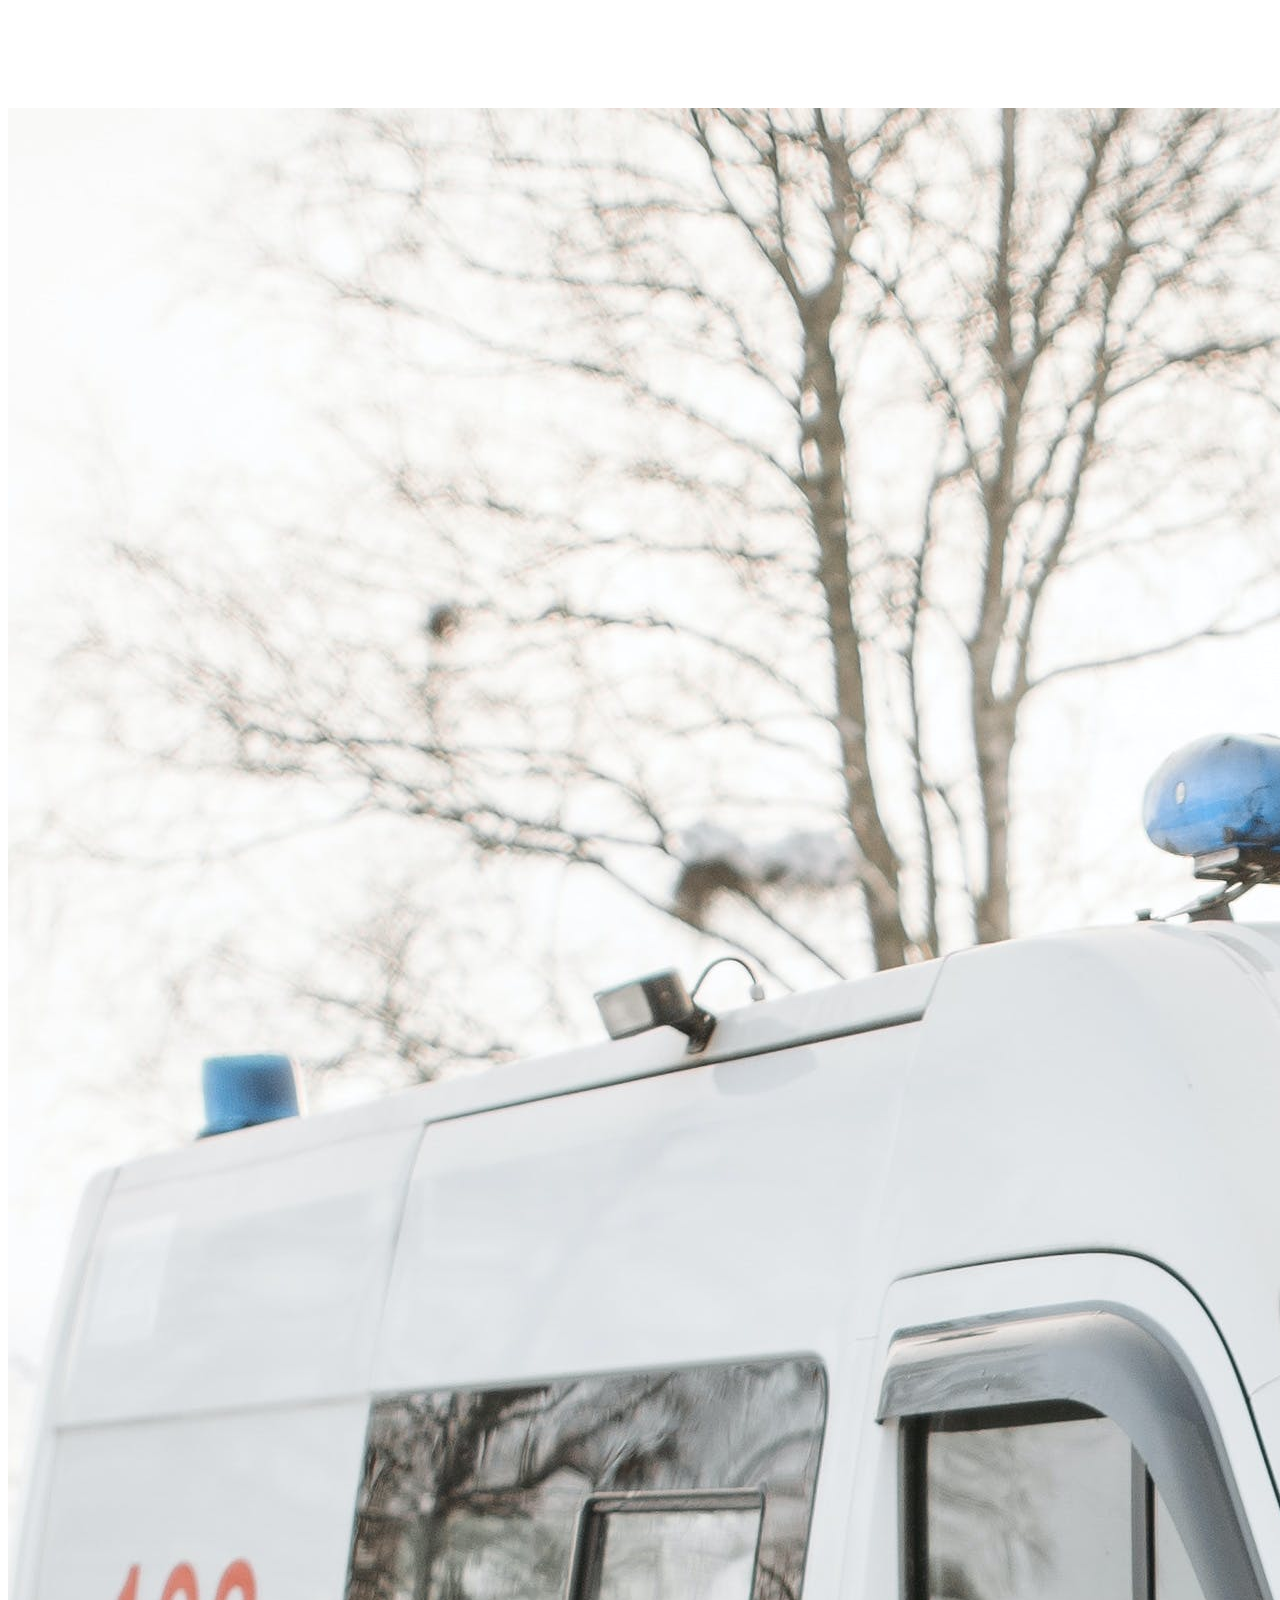
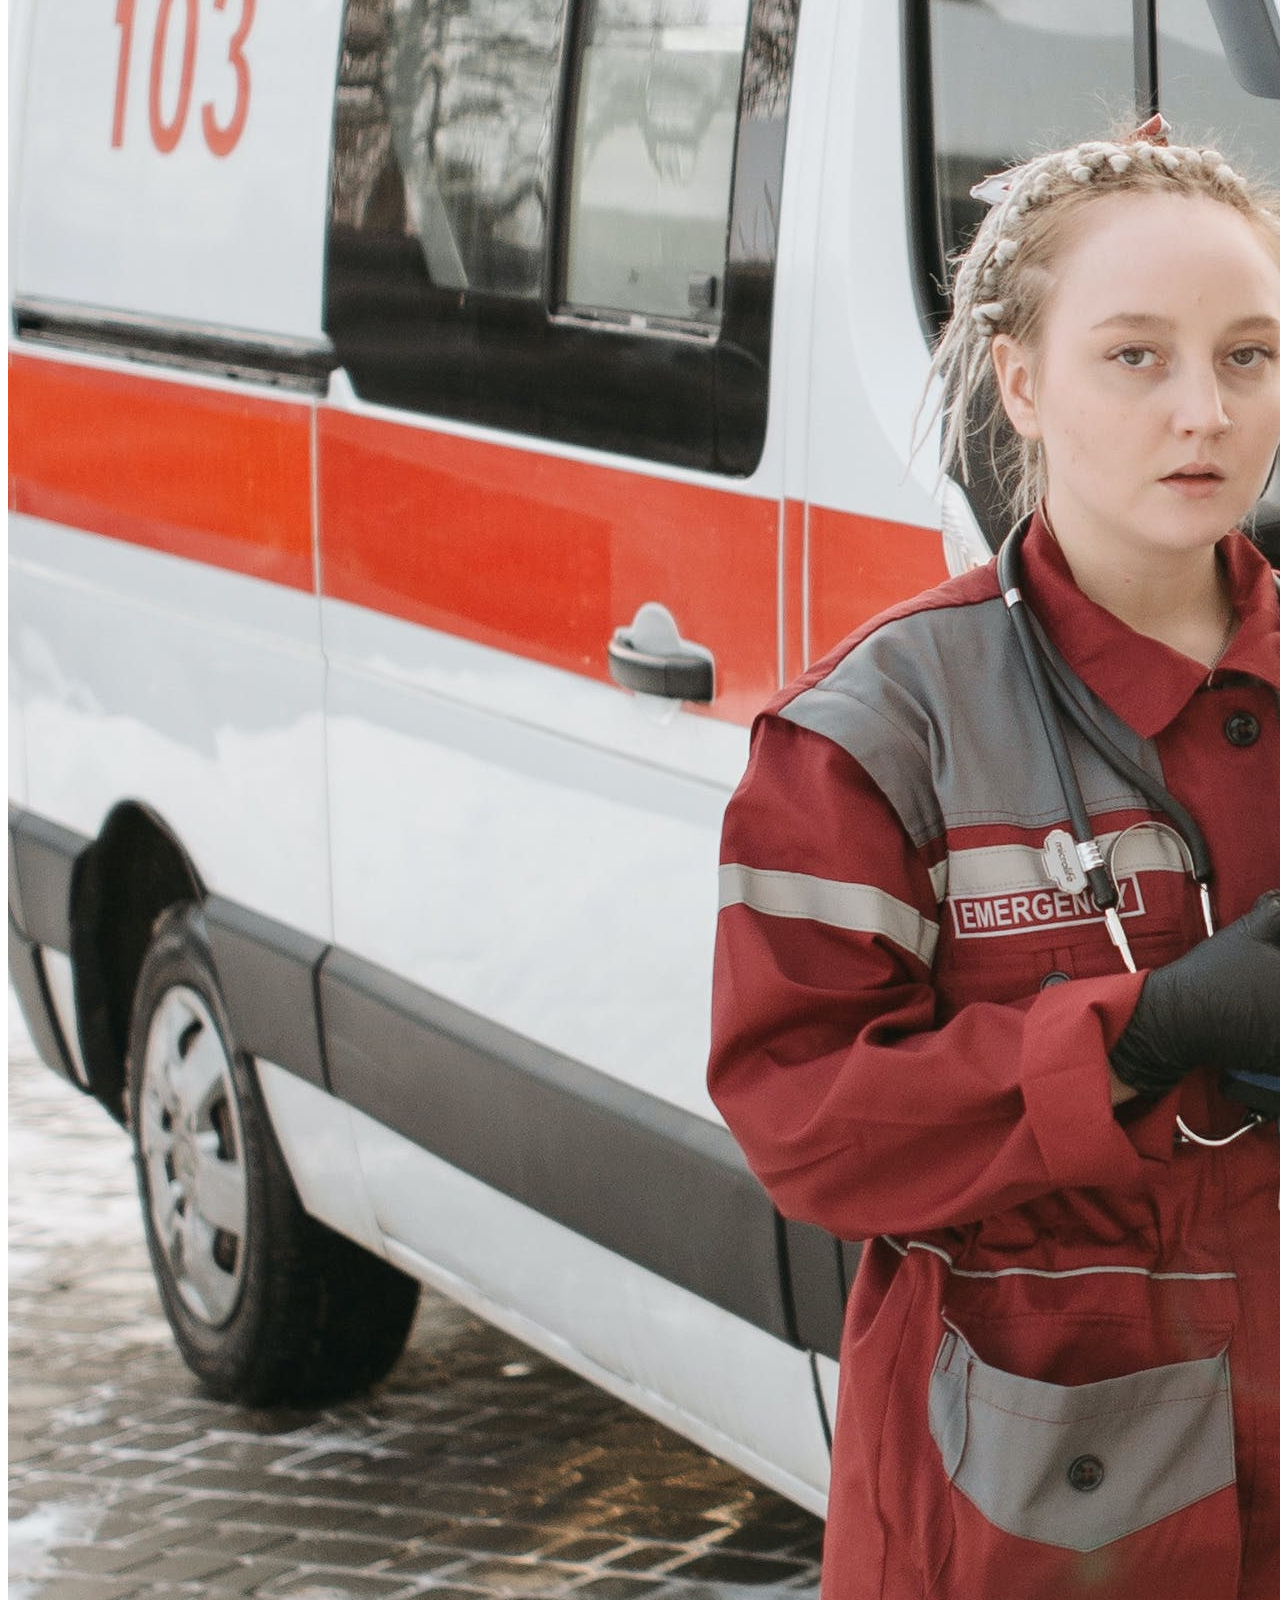
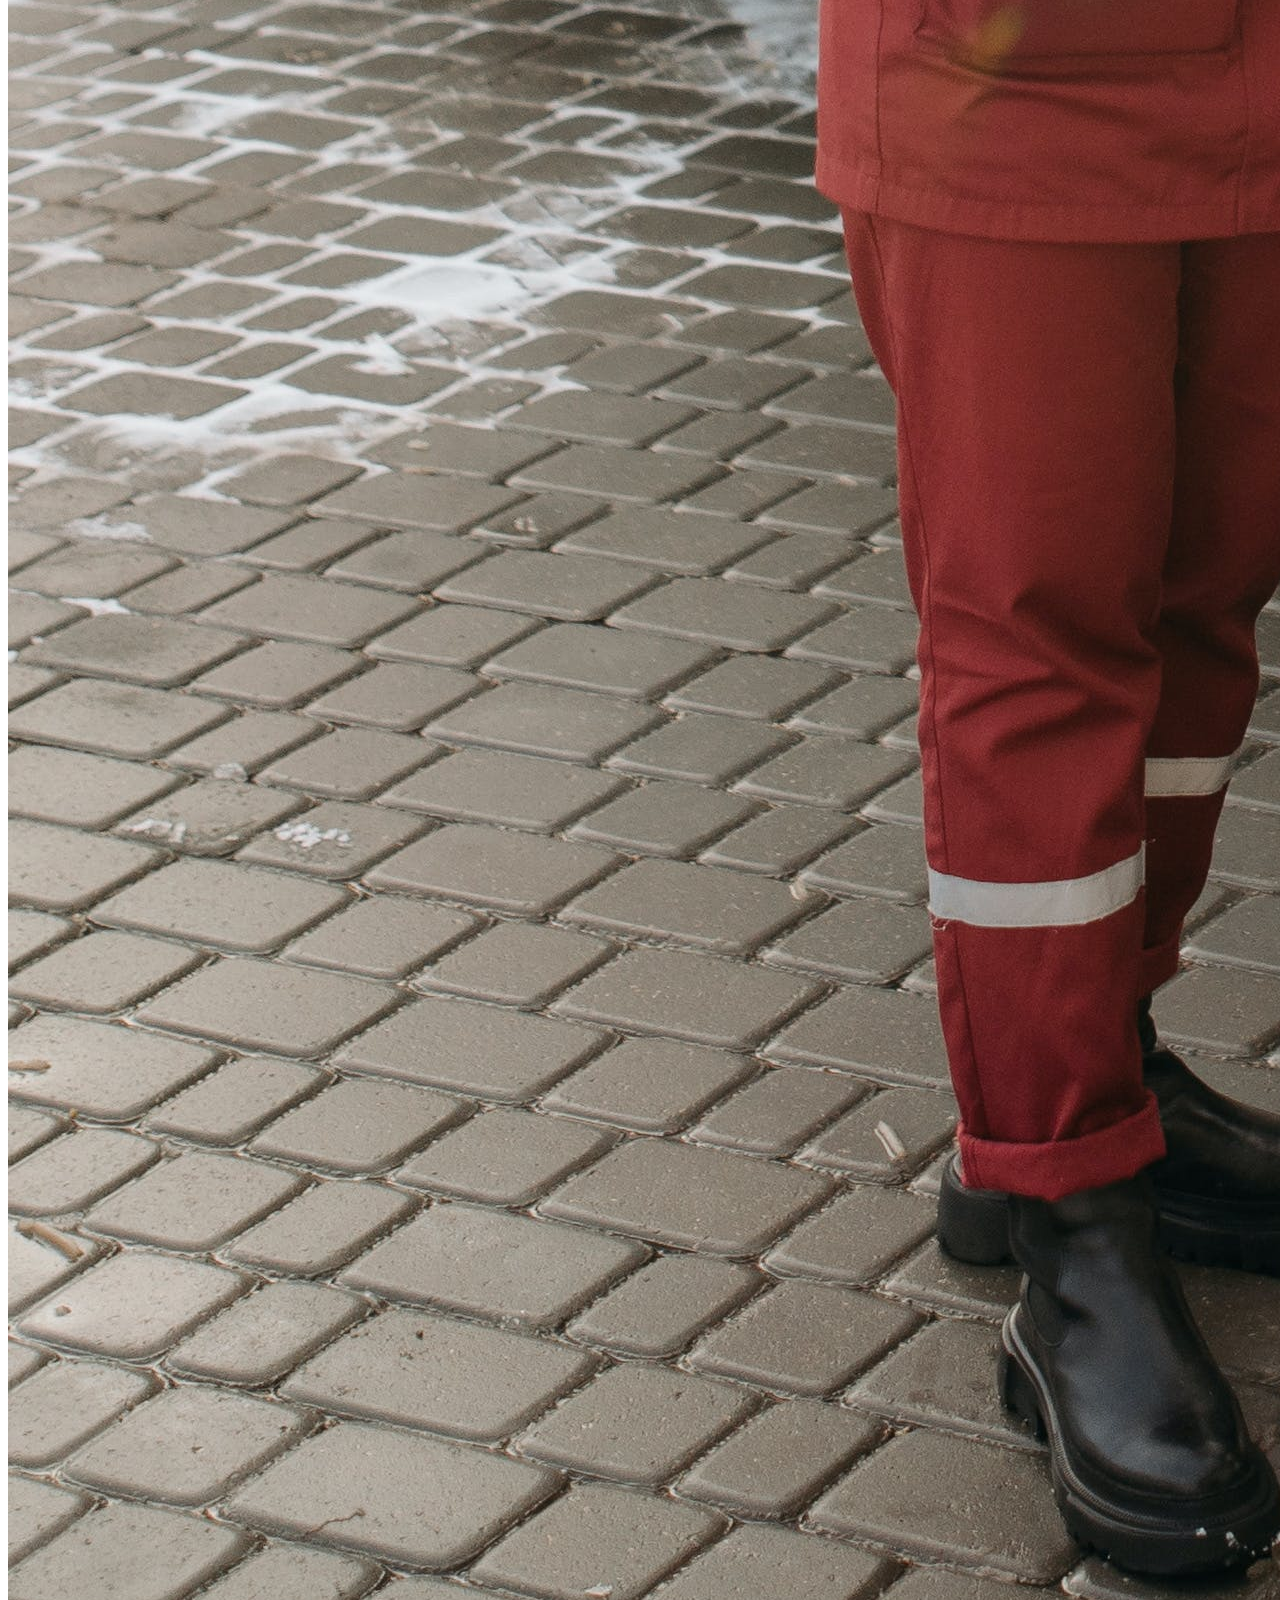
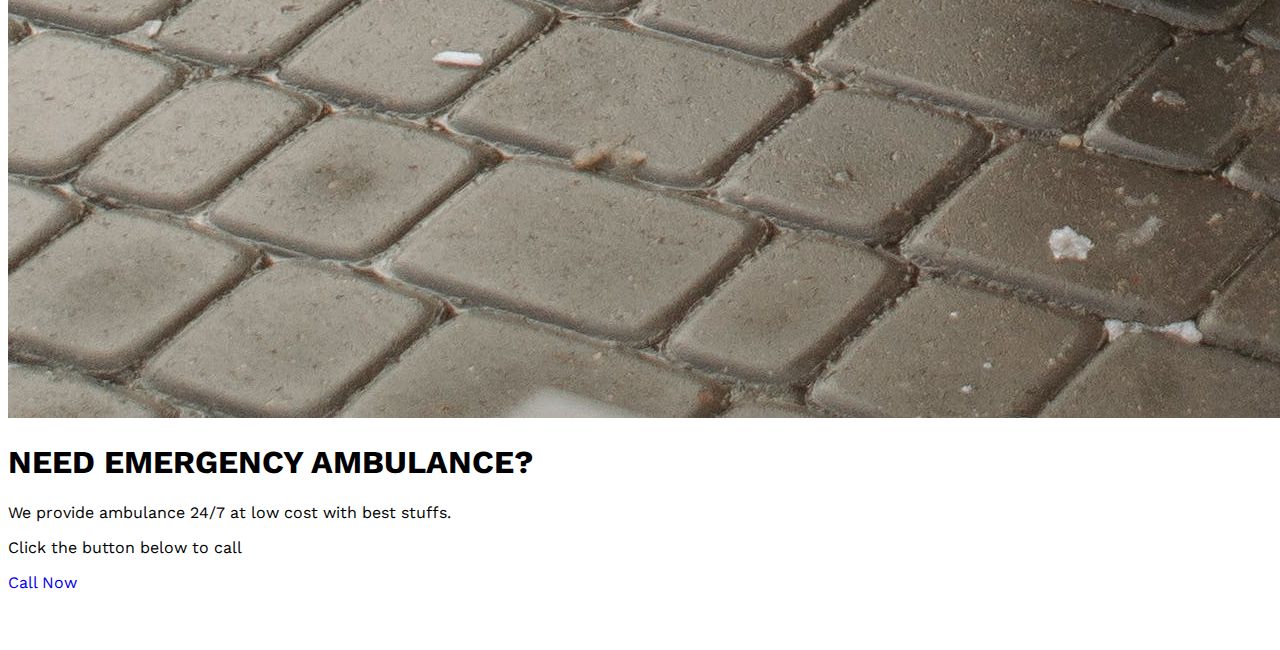
<file: ambulance.html>
<!DOCTYPE html>
<html lang="en">
  <head>
    <meta charset="UTF-8" />
    <meta name="viewport" content="width=device-width, initial-scale=1.0" />
    <title>Uttara Patient Care Service</title>
    <!-- Fav icon -->
    <link rel="icon" type="image/png" href="./img/tab.png" />
    <!-- Bootstrap CDN link -->
    <link
      href="https://cdn.jsdelivr.net/npm/bootstrap@5.3.2/dist/css/bootstrap.min.css"
      rel="stylesheet"
      integrity="sha384-T3c6CoIi6uLrA9TneNEoa7RxnatzjcDSCmG1MXxSR1GAsXEV/Dwwykc2MPK8M2HN"
      crossorigin="anonymous"
    />
    <!-- Bootstrap Icon -->
    <link
      rel="stylesheet"
      href="https://cdn.jsdelivr.net/npm/bootstrap-icons@1.3.0/font/bootstrap-icons.css"
    />
    <!-- Font Awesome Icon -->
    <link
      rel="stylesheet"
      href="https://cdnjs.cloudflare.com/ajax/libs/font-awesome/6.5.1/css/all.min.css"
      integrity="sha512-DTOQO9RWCH3ppGqcWaEA1BIZOC6xxalwEsw9c2QQeAIftl+Vegovlnee1c9QX4TctnWMn13TZye+giMm8e2LwA=="
      crossorigin="anonymous"
      referrerpolicy="no-referrer"
    />
    <!-- CSS Link -->
    <link rel="stylesheet" href="./style.css" />
    <!--JQuery CDN-->
    <script
      src="https://code.jquery.com/jquery-3.6.1.min.js"
      integrity="sha256-o88AwQnZB+VDvE9tvIXrMQaPlFFSUTR+nldQm1LuPXQ="
      crossorigin="anonymous"
    ></script>
    <script>
      $(function () {
        $("#navbar").load("header.html");
        $("#footer").load("footer.html");
      });
    </script>
  </head>
  <body>
    <!--Header-->
    <div id="navbar"></div>
    <div class="ambulance container-fluid">
      <div class="container-xxl">
        <div class="row py-4 py-lg-6">
          <div
            class="col-lg-4 order-lg-2 d-flex align-items-center justify-content-center justify-content-lg-start ms-lg-n6"
          >
            <div
              style="z-index: 1"
              class="lc-block col-6 col-lg-10 mb-n3 mb-lg-0"
            >
              <img
                class="img-fluid shadow"
                src="./img/ambulance.jpg"
                alt="Ambulance"
              />
            </div>
            <!-- /lc-block -->
          </div>
          <!-- /col -->
          <div class="col-lg-7 bg-light px-lg-5 p-4">
            <div class="col-lg-10 ms-lg-5">
              <div class="lc-block mb-4">
                <div editable="rich">
                  <h1 class="rfs-30">NEED EMERGENCY AMBULANCE?</h1>
                </div>
              </div>
              <div class="lc-block mb-5">
                <div editable="rich">
                  <p>We provide ambulance 24/7 at low cost with best stuffs.</p>
                  <p class="lead">Click the button below to call</p>
                </div>
              </div>
              <!-- /lc-block -->
              <div class="lc-block">
                <a class="btn btn-danger btn-lg" href="tel:" role="button"
                  >Call Now</a
                >
              </div>
              <!-- /lc-block -->
            </div>
          </div>
          <!-- /col -->
        </div>
      </div>
    </div>
    <!-- Footer Section-->
    <div id="footer"></div>
    <script
      src="https://cdn.jsdelivr.net/npm/bootstrap@5.3.2/dist/js/bootstrap.bundle.min.js"
      integrity="sha384-C6RzsynM9kWDrMNeT87bh95OGNyZPhcTNXj1NW7RuBCsyN/o0jlpcV8Qyq46cDfL"
      crossorigin="anonymous"
    ></script>
    <script src="./javaScript.js"></script>
  </body>
</html>
</file>
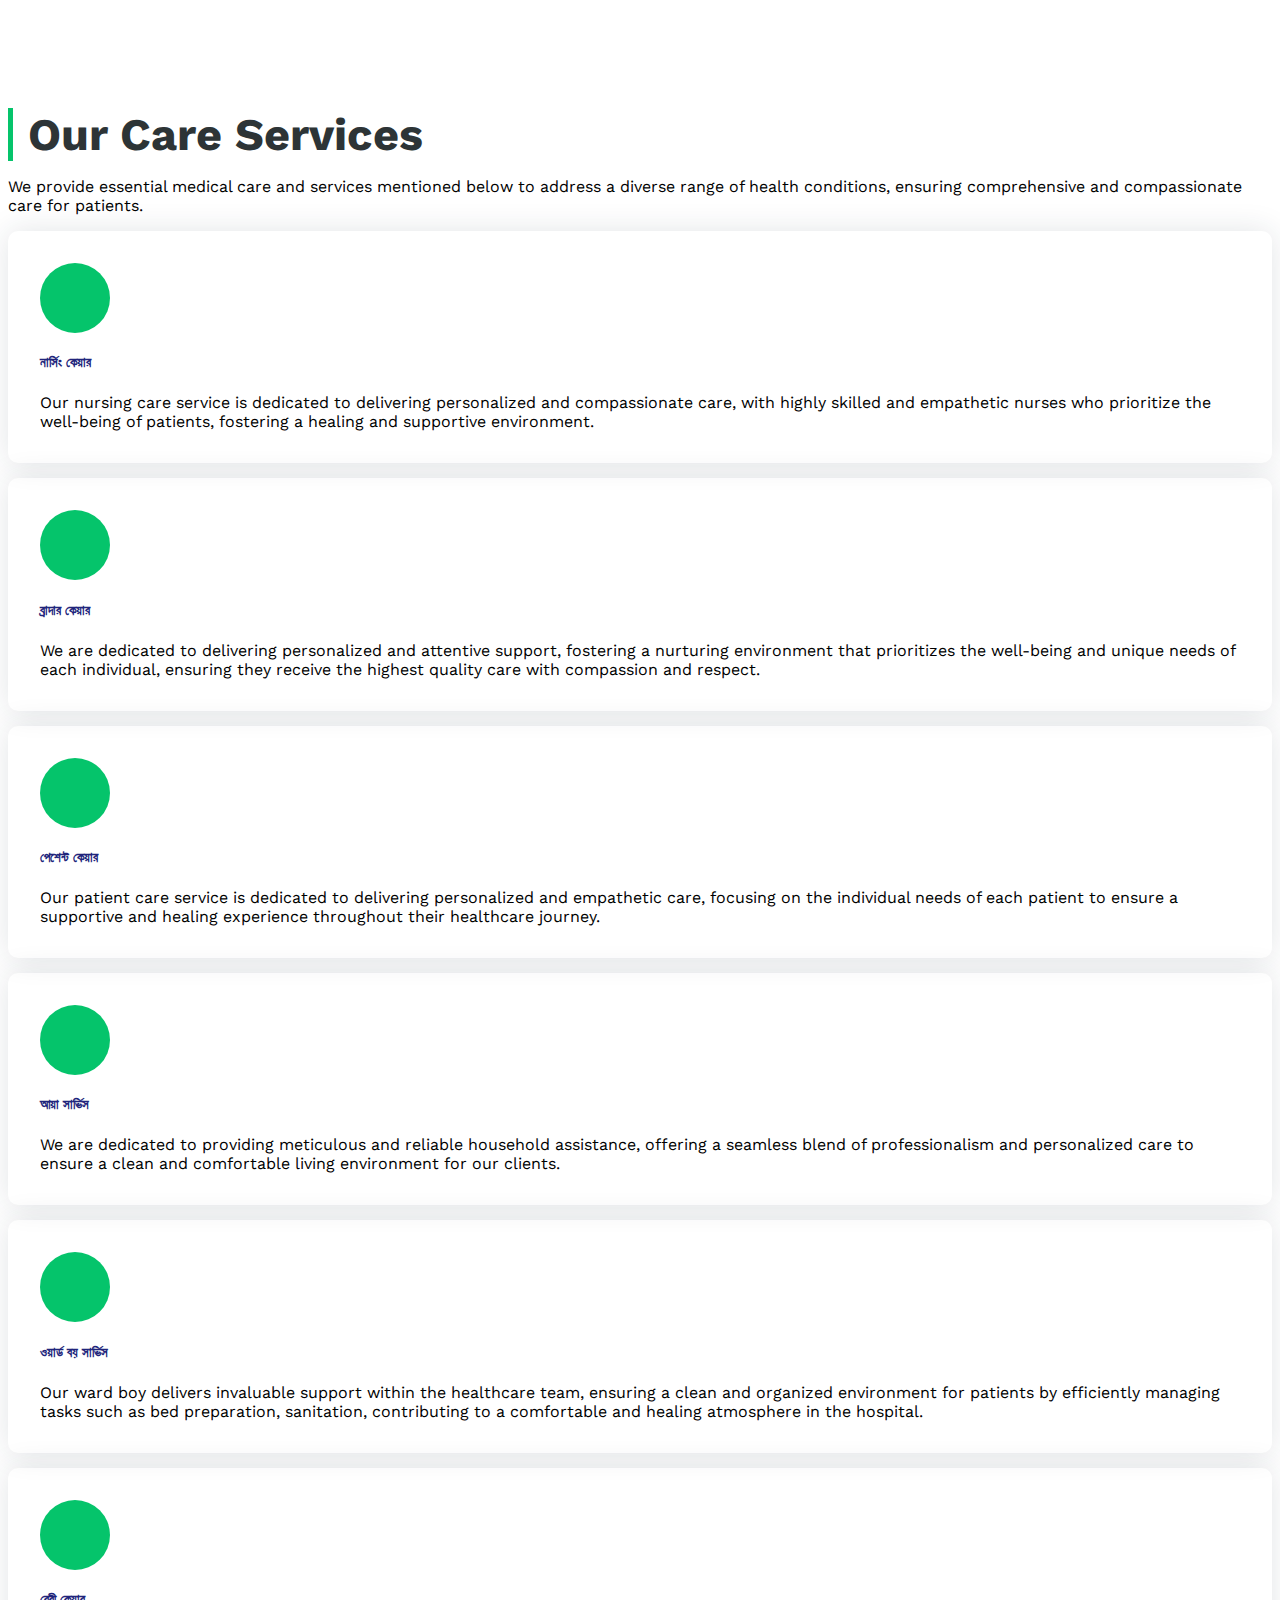
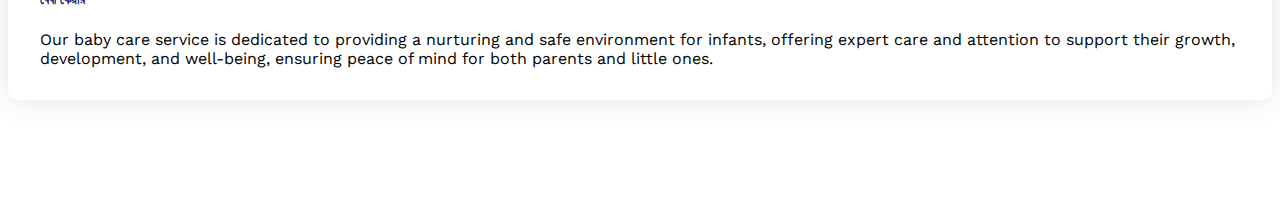
<file: care-services.html>
<!DOCTYPE html>
<html lang="en">
  <head>
    <meta charset="UTF-8" />
    <meta name="viewport" content="width=device-width, initial-scale=1.0" />
    <title>Uttara Patient Care Service</title>
    <!-- Bootstrap CDN link -->
    <link
      href="https://cdn.jsdelivr.net/npm/bootstrap@5.3.2/dist/css/bootstrap.min.css"
      rel="stylesheet"
      integrity="sha384-T3c6CoIi6uLrA9TneNEoa7RxnatzjcDSCmG1MXxSR1GAsXEV/Dwwykc2MPK8M2HN"
      crossorigin="anonymous"
    />
    <!-- Bootstrap Icon -->
    <link
      rel="stylesheet"
      href="https://cdn.jsdelivr.net/npm/bootstrap-icons@1.3.0/font/bootstrap-icons.css"
    />
    <!-- Font Awesome Icon -->
    <link
      rel="stylesheet"
      href="https://cdnjs.cloudflare.com/ajax/libs/font-awesome/6.5.1/css/all.min.css"
      integrity="sha512-DTOQO9RWCH3ppGqcWaEA1BIZOC6xxalwEsw9c2QQeAIftl+Vegovlnee1c9QX4TctnWMn13TZye+giMm8e2LwA=="
      crossorigin="anonymous"
      referrerpolicy="no-referrer"
    />
    <!-- CSS Link -->
    <link rel="stylesheet" href="./style.css" />
    <!--JQuery CDN-->
    <script
      src="https://code.jquery.com/jquery-3.6.1.min.js"
      integrity="sha256-o88AwQnZB+VDvE9tvIXrMQaPlFFSUTR+nldQm1LuPXQ="
      crossorigin="anonymous"
    ></script>
    <script>
      $(function () {
        $("#navbar").load("header.html");
        $("#footer").load("footer.html");
      });
    </script>
  </head>
  <body>
    <!--Header-->
    <div id="navbar"></div>
    <section class="section care-services-section" id="services">
      <div class="container">
        <div class="row">
          <div class="col-lg-6">
            <div class="care-section-title">
              <h2>Our Care Services</h2>
              <p>
                We provide essential medical care and services mentioned below
                to address a diverse range of health conditions, ensuring
                comprehensive and compassionate care for patients.
              </p>
            </div>
          </div>
        </div>
        <div class="row">
          <!-- feaure box -->
          <div class="col-sm-6 col-lg-4">
            <div class="feature-box-1">
              <div class="icon">
                <i class="fa-solid fa-user-nurse"></i>
              </div>
              <div class="feature-content">
                <h5>নার্সিং কেয়ার</h5>
                <p>
                  Our nursing care service is dedicated to delivering
                  personalized and compassionate care, with highly skilled and
                  empathetic nurses who prioritize the well-being of patients,
                  fostering a healing and supportive environment.
                </p>
              </div>
            </div>
          </div>
          <!-- / -->
          <!-- feaure box -->
          <div class="col-sm-6 col-lg-4">
            <div class="feature-box-1">
              <div class="icon">
                <i class="fa-solid fa-person"></i>
              </div>
              <div class="feature-content">
                <h5>ব্রাদার কেয়ার</h5>
                <p>
                  We are dedicated to delivering personalized and attentive
                  support, fostering a nurturing environment that prioritizes
                  the well-being and unique needs of each individual, ensuring
                  they receive the highest quality care with compassion and
                  respect.
                </p>
              </div>
            </div>
          </div>
          <!-- / -->
          <!-- feaure box -->
          <div class="col-sm-6 col-lg-4">
            <div class="feature-box-1">
              <div class="icon">
                <i class="fa-solid fa-bed"></i>
              </div>
              <div class="feature-content">
                <h5>পেশেন্ট কেয়ার</h5>
                <p>
                  Our patient care service is dedicated to delivering
                  personalized and empathetic care, focusing on the individual
                  needs of each patient to ensure a supportive and healing
                  experience throughout their healthcare journey.
                </p>
              </div>
            </div>
          </div>
          <!-- / -->
          <!-- feaure box -->
          <div class="col-sm-6 col-lg-4">
            <div class="feature-box-1">
              <div class="icon">
                <i class="fa-solid fa-person-dress"></i>
              </div>
              <div class="feature-content">
                <h5>আয়া সার্ভিস</h5>
                <p>
                  We are dedicated to providing meticulous and reliable
                  household assistance, offering a seamless blend of
                  professionalism and personalized care to ensure a clean and
                  comfortable living environment for our clients.
                </p>
              </div>
            </div>
          </div>
          <!-- / -->
          <!-- feaure box -->
          <div class="col-sm-6 col-lg-4">
            <div class="feature-box-1">
              <div class="icon">
                <i class="fa-solid fa-hospital-user"></i>
              </div>
              <div class="feature-content">
                <h5>ওয়ার্ড বয় সার্ভিস</h5>
                <p>
                  Our ward boy delivers invaluable support within the healthcare
                  team, ensuring a clean and organized environment for patients
                  by efficiently managing tasks such as bed preparation,
                  sanitation, contributing to a comfortable and healing
                  atmosphere in the hospital.
                </p>
              </div>
            </div>
          </div>
          <!-- / -->
          <!-- feaure box -->
          <div class="col-sm-6 col-lg-4">
            <div class="feature-box-1">
              <div class="icon">
                <i class="fa-solid fa-child"></i>
              </div>
              <div class="feature-content">
                <h5>বেবী কেয়ার</h5>
                <p>
                  Our baby care service is dedicated to providing a nurturing
                  and safe environment for infants, offering expert care and
                  attention to support their growth, development, and
                  well-being, ensuring peace of mind for both parents and little
                  ones.
                </p>
              </div>
            </div>
          </div>
          <!-- / -->
        </div>
      </div>
    </section>
    <!-- Footer Section-->
    <div id="footer"></div>
    <script
      src="https://cdn.jsdelivr.net/npm/bootstrap@5.3.2/dist/js/bootstrap.bundle.min.js"
      integrity="sha384-C6RzsynM9kWDrMNeT87bh95OGNyZPhcTNXj1NW7RuBCsyN/o0jlpcV8Qyq46cDfL"
      crossorigin="anonymous"
    ></script>
    <script src="./javaScript.js"></script>
  </body>
</html>
</file>
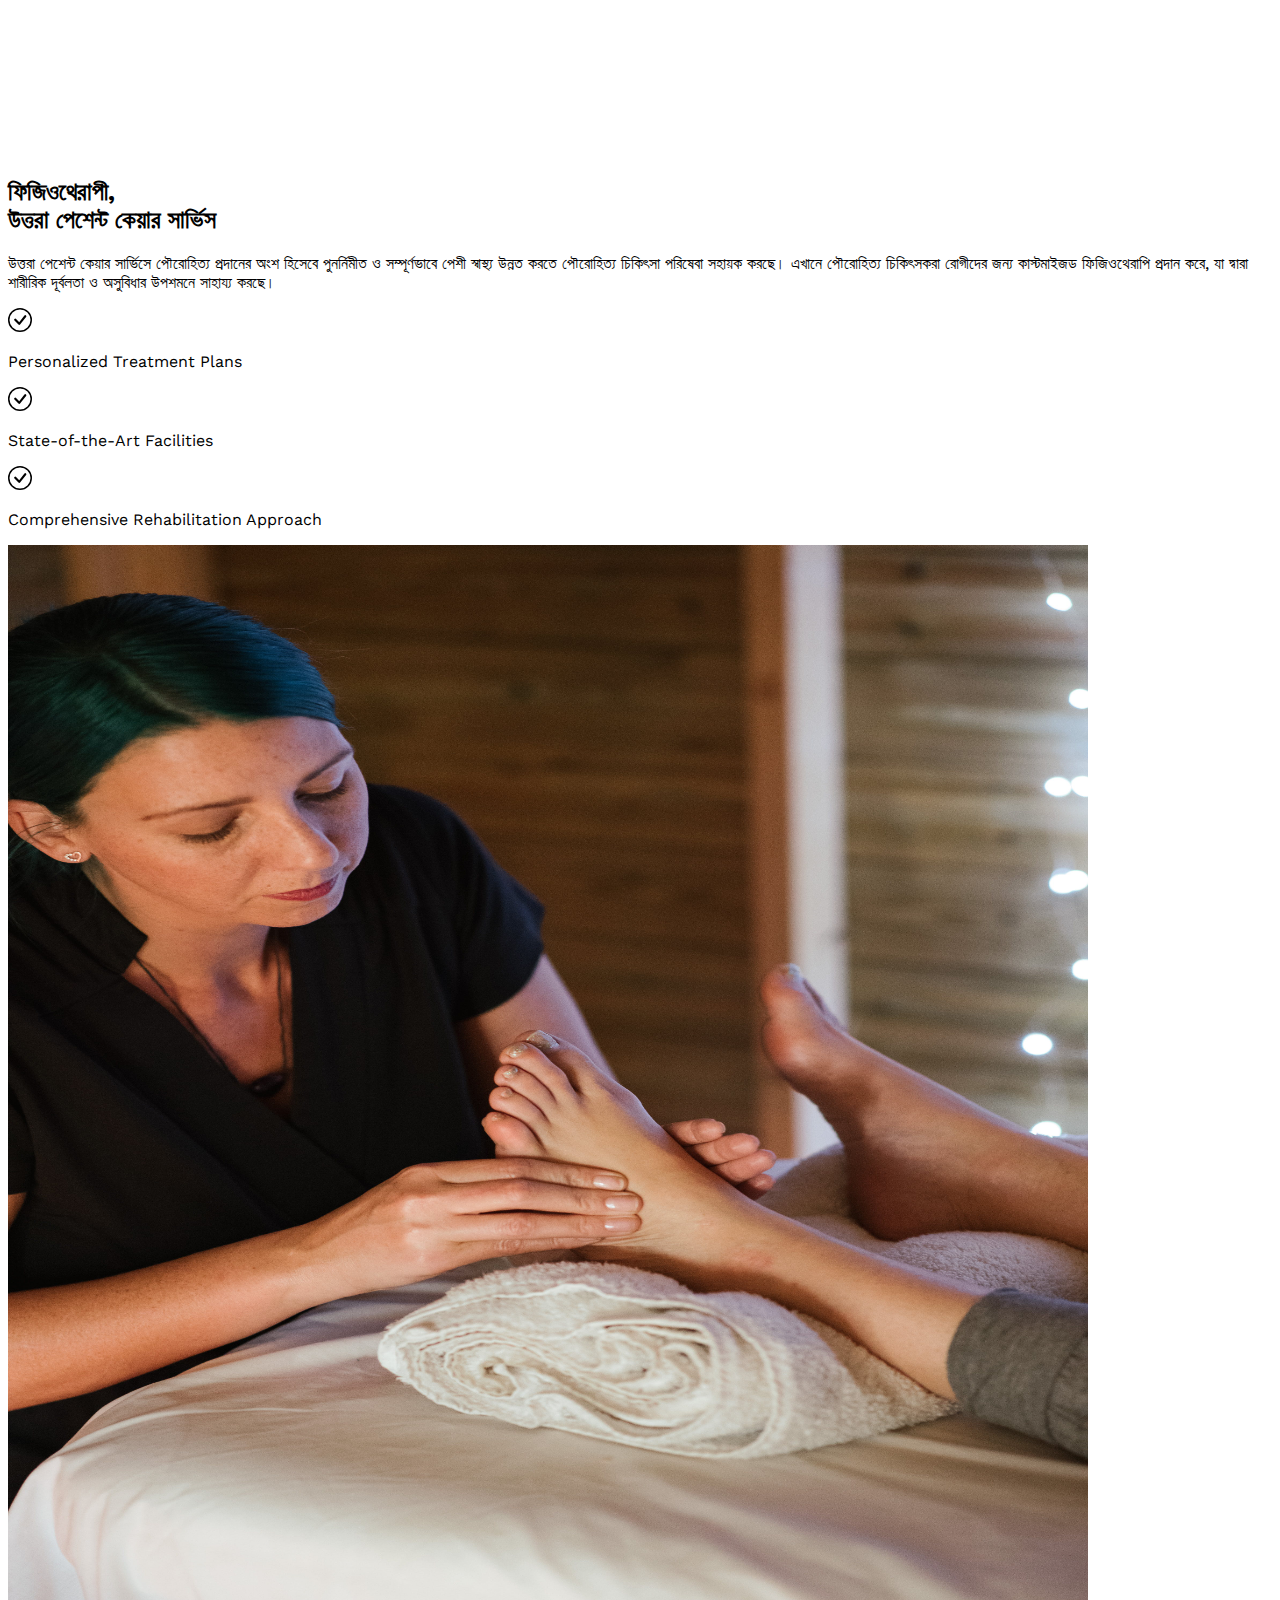
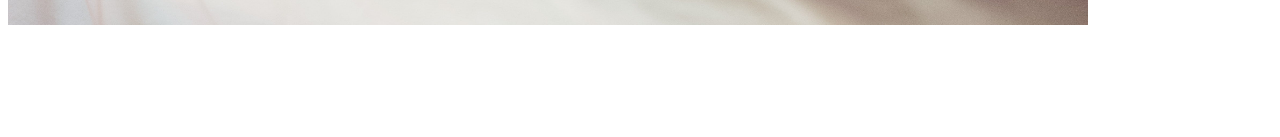
<file: physiotherapy.html>
<!DOCTYPE html>
<html lang="en">
  <head>
    <meta charset="UTF-8" />
    <meta name="viewport" content="width=device-width, initial-scale=1.0" />
    <title>Uttara Patient Care Service</title>
    <!-- Fav icon -->
    <link rel="icon" type="image/png" href="./img/tab.png" />
    <!-- Bootstrap CDN link -->
    <link
      href="https://cdn.jsdelivr.net/npm/bootstrap@5.3.2/dist/css/bootstrap.min.css"
      rel="stylesheet"
      integrity="sha384-T3c6CoIi6uLrA9TneNEoa7RxnatzjcDSCmG1MXxSR1GAsXEV/Dwwykc2MPK8M2HN"
      crossorigin="anonymous"
    />
    <!-- Bootstrap Icon -->
    <link
      rel="stylesheet"
      href="https://cdn.jsdelivr.net/npm/bootstrap-icons@1.3.0/font/bootstrap-icons.css"
    />
    <!-- Font Awesome Icon -->
    <link
      rel="stylesheet"
      href="https://cdnjs.cloudflare.com/ajax/libs/font-awesome/6.5.1/css/all.min.css"
      integrity="sha512-DTOQO9RWCH3ppGqcWaEA1BIZOC6xxalwEsw9c2QQeAIftl+Vegovlnee1c9QX4TctnWMn13TZye+giMm8e2LwA=="
      crossorigin="anonymous"
      referrerpolicy="no-referrer"
    />
    <!-- CSS Link -->
    <link rel="stylesheet" href="./style.css" />
    <!--JQuery CDN-->
    <script
      src="https://code.jquery.com/jquery-3.6.1.min.js"
      integrity="sha256-o88AwQnZB+VDvE9tvIXrMQaPlFFSUTR+nldQm1LuPXQ="
      crossorigin="anonymous"
    ></script>
    <script>
      $(function () {
        $("#navbar").load("header.html");
        $("#footer").load("footer.html");
      });
    </script>
  </head>
  <body>
    <!--Header-->
    <div id="navbar"></div>
    <div class="phy">
      <div class="container py-6">
        <div class="row align-items-center">
          <div class="col-md-6">
            <div class="lc-block mb-4">
              <div editable="rich">
                <h2 class="fw-bold display-5">
                  ফিজিওথেরাপী, <br />
                  উত্তরা পেশেন্ট কেয়ার সার্ভিস
                </h2>
              </div>
            </div>
            <div class="lc-block mb-5">
              <div editable="rich">
                <p class="lead text-muted">
                  উত্তরা পেশেন্ট কেয়ার সার্ভিসে পৌরোহিত্য প্রদানের অংশ হিসেবে
                  পুনর্নিমীত ও সম্পূর্ণভাবে পেশী স্বাস্থ্য উন্নত করতে পৌরোহিত্য
                  চিকিৎসা পরিষেবা সহায়ক করছে। এখানে পৌরোহিত্য চিকিৎসকরা রোগীদের
                  জন্য কাস্টমাইজড ফিজিওথেরাপি প্রদান করে, যা দ্বারা শারীরিক
                  দূর্বলতা ও অসুবিধার উপশমনে সাহায্য করছে।
                </p>
              </div>
            </div>

            <div
              class="lc-block d-sm-flex align-items-center mb-4 overflow-hidden position-relative"
            >
              <div class="d-inline-flex">
                <div>
                  <svg
                    width="1.5em"
                    height="1.5em"
                    viewBox="0 0 16 16"
                    fill="currentColor"
                    xmlns="http://www.w3.org/2000/svg"
                    lc-helper="svg-icon"
                    class="text-success"
                  >
                    <path
                      fill-rule="evenodd"
                      d="M8 15A7 7 0 1 0 8 1a7 7 0 0 0 0 14zm0 1A8 8 0 1 0 8 0a8 8 0 0 0 0 16z"
                    ></path>
                    <path
                      fill-rule="evenodd"
                      d="M10.97 4.97a.75.75 0 0 1 1.071 1.05l-3.992 4.99a.75.75 0 0 1-1.08.02L4.324 8.384a.75.75 0 1 1 1.06-1.06l2.094 2.093 3.473-4.425a.236.236 0 0 1 .02-.022z"
                    ></path>
                  </svg>
                </div>

                <div class="ms-3 align-self-center" editable="rich">
                  <p>Personalized Treatment Plans</p>
                </div>
              </div>
            </div>
            <div class="lc-block d-sm-flex align-items-center mb-4">
              <div class="d-inline-flex">
                <div>
                  <svg
                    width="1.5em"
                    height="1.5em"
                    viewBox="0 0 16 16"
                    fill="currentColor"
                    xmlns="http://www.w3.org/2000/svg"
                    lc-helper="svg-icon"
                    class="text-success"
                  >
                    <path
                      fill-rule="evenodd"
                      d="M8 15A7 7 0 1 0 8 1a7 7 0 0 0 0 14zm0 1A8 8 0 1 0 8 0a8 8 0 0 0 0 16z"
                    ></path>
                    <path
                      fill-rule="evenodd"
                      d="M10.97 4.97a.75.75 0 0 1 1.071 1.05l-3.992 4.99a.75.75 0 0 1-1.08.02L4.324 8.384a.75.75 0 1 1 1.06-1.06l2.094 2.093 3.473-4.425a.236.236 0 0 1 .02-.022z"
                    ></path>
                  </svg>
                </div>

                <div class="ms-3 align-self-center" editable="rich">
                  <p>State-of-the-Art Facilities</p>
                </div>
              </div>
            </div>
            <div class="lc-block d-sm-flex align-items-center mb-4">
              <div class="d-inline-flex">
                <div>
                  <svg
                    width="1.5em"
                    height="1.5em"
                    viewBox="0 0 16 16"
                    fill="currentColor"
                    xmlns="http://www.w3.org/2000/svg"
                    lc-helper="svg-icon"
                    class="text-success"
                  >
                    <path
                      fill-rule="evenodd"
                      d="M8 15A7 7 0 1 0 8 1a7 7 0 0 0 0 14zm0 1A8 8 0 1 0 8 0a8 8 0 0 0 0 16z"
                    ></path>
                    <path
                      fill-rule="evenodd"
                      d="M10.97 4.97a.75.75 0 0 1 1.071 1.05l-3.992 4.99a.75.75 0 0 1-1.08.02L4.324 8.384a.75.75 0 1 1 1.06-1.06l2.094 2.093 3.473-4.425a.236.236 0 0 1 .02-.022z"
                    ></path>
                  </svg>
                </div>

                <div class="ms-3 align-self-center" editable="rich">
                  <p>Comprehensive Rehabilitation Approach</p>
                </div>
              </div>
            </div>
          </div>
          <div class="mt-4 mt-md-0 col-md-6">
            <div class="lc-block px-4">
              <!--  If you want to remove px-4 please add overflow-hidden class to the section -->
              <div class="position-relative">
                <div
                  class="lc-block position-absolute top-0 start-0 w-100 h-100 bg-danger opacity-50 mt-4 ms-4"
                ></div>

                <img
                  class="position-relative img-fluid"
                  src="./img/physio.jpg"
                  sizes="(max-width: 1080px) 100vw, 1080px"
                  width="1080"
                  height="1080"
                  alt="Photo by Inside Weather"
                />
              </div>
            </div>
          </div>
        </div>
      </div>
    </div>

    <!-- Footer Section-->
    <div id="footer"></div>
    <script
      src="https://cdn.jsdelivr.net/npm/bootstrap@5.3.2/dist/js/bootstrap.bundle.min.js"
      integrity="sha384-C6RzsynM9kWDrMNeT87bh95OGNyZPhcTNXj1NW7RuBCsyN/o0jlpcV8Qyq46cDfL"
      crossorigin="anonymous"
    ></script>
    <script src="./javaScript.js"></script>
  </body>
</html>
</file>
<file: style.css>
@import url("https://fonts.googleapis.com/css2?family=Work+Sans:wght@100;200;300;400;500;600;700;800;900&display=swap");

* {
  font-family: "Work Sans", sans-serif;
}
html {
  scroll-behavior: smooth;
}
.hero.container-fluid {
  margin-top: 180px;
  margin-bottom: 140px;
}
.hero-text {
  font-size: 40px;
  font-weight: 300;
  line-height: 1.7;
  letter-spacing: 1px;
}
h2.hero-starting-text {
  font-size: 35px;
  font-weight: 300;
  line-height: 1.3;
  padding-bottom: 10px;
}
span.welcome-text {
  font-size: 18px;
  letter-spacing: 3px;
}
.nav-link {
  margin-right: 10px;
}

/* Social Media Icon Colors */
.fa-facebook {
  color: #1877f2;
}
.fa-instagram {
  color: transparent;
  background: -webkit-radial-gradient(
    30% 107%,
    circle,
    #fdf497 0%,
    #fdf497 5%,
    #fd5949 45%,
    #d6249f 60%,
    #285aeb 90%
  );
  background: -o-radial-gradient(
    30% 107%,
    circle,
    #fdf497 0%,
    #fdf497 5%,
    #fd5949 45%,
    #d6249f 60%,
    #285aeb 90%
  );
  background: radial-gradient(
    circle at 30% 107%,
    #fdf497 0%,
    #fdf497 5%,
    #fd5949 45%,
    #d6249f 60%,
    #285aeb 90%
  );
  background: -webkit-radial-gradient(
    circle at 30% 107%,
    #fdf497 0%,
    #fdf497 5%,
    #fd5949 45%,
    #d6249f 60%,
    #285aeb 90%
  );
  background-clip: text;
  -webkit-background-clip: text;
}
.fa-location-dot {
  color: red;
}
.fa-facebook-messenger {
  color: #0099ff;
}
.fa-whatsapp {
  color: #25d366;
}
.fa-youtube {
  color: #cd201f;
}

/* Doctor section */
h3.doctor-name {
  font-size: 50px;
  font-weight: 500;
}
h4.doctor-des {
  font-size: 30px;
  font-weight: 200;
  margin: 18px 0px;
}
p.doc-des2 {
  font-weight: 200;
  letter-spacing: 2px;
  padding-bottom: 30px;
}
.contact {
  padding-top: 80px;
  padding-bottom: 80px;
}

/* Contact section */
.contact_info {
  width: 100%;
  padding-top: 120px;
  padding-bottom: 50px;
}
.contact_info_item {
  width: calc((100% - 60px) / 3);
  height: 100px;
  border: solid 1px #e8e8e8;
  box-shadow: 0px 1px 5px rgba(0, 0, 0, 0.1);
  padding-left: 32px;
  padding-right: 15px;
}
.contact_info_image {
  width: 35px;
  height: 35px;
  text-align: center;
}
.contact_info_image img {
  max-width: 100%;
}
.contact_info_content {
  padding-left: 17px;
}
.contact_info_title {
  font-weight: 500;
}
.contact_info_text {
  font-size: 12px;
  color: rgba(0, 0, 0, 0.5);
}

/*********************************
4.1 Contact Section
*********************************/
h2.map-header {
  text-align: center;
  padding: 40px;
  font-size: 40px;
  font-weight: 500;
}

/*********************************
4.1 Service Section
*********************************/
.feature-box-1 {
  padding: 32px;
  box-shadow: 0 0 30px rgba(31, 45, 61, 0.125);
  margin: 15px 0;
  position: relative;
  z-index: 1;
  border-radius: 10px;
  overflow: hidden;
  -moz-transition: ease all 0.35s;
  -o-transition: ease all 0.35s;
  -webkit-transition: ease all 0.35s;
  transition: ease all 0.35s;
  top: 0;
}
.feature-box-1 * {
  -moz-transition: ease all 0.35s;
  -o-transition: ease all 0.35s;
  -webkit-transition: ease all 0.35s;
  transition: ease all 0.35s;
}
.feature-box-1 .icon {
  width: 70px;
  height: 70px;
  line-height: 70px;
  background: #05c46b;
  color: #ffffff;
  text-align: center;
  border-radius: 50%;
  margin-bottom: 22px;
  font-size: 27px;
}
.feature-box-1 .icon i {
  line-height: 70px;
}
.feature-box-1 h5 {
  color: #20247b;
  font-weight: 600;
}
.feature-box-1 p {
  margin: 0;
}
.feature-box-1:after {
  content: "";
  position: absolute;
  top: 0;
  bottom: 0;
  left: auto;
  right: 0;
  border-radius: 10px;
  width: 0;
  background: #2d3436;
  z-index: -1;
  -moz-transition: ease all 0.35s;
  -o-transition: ease all 0.35s;
  -webkit-transition: ease all 0.35s;
  transition: ease all 0.35s;
}
.feature-box-1:hover {
  top: -5px;
  cursor: pointer;
}
.feature-box-1:hover h5 {
  color: #ffffff;
}
.feature-box-1:hover p {
  color: rgba(255, 255, 255, 0.8);
}
.feature-box-1:hover:after {
  width: 100%;
  height: 100%;
  border-radius: 10px;
  left: 0;
  right: auto;
}
.section {
  padding: 100px 0;
  position: relative;
}
.care-section-title h2 {
  font-weight: 700;
  color: #2d3436;
  font-size: 45px;
  margin: 0 0 15px;
  border-left: 5px solid #05c46b;
  padding-left: 15px;
}

/*********************************
 Pricing Section
*********************************/
.pricing-content {
  position: relative;
}
.pricing_design {
  position: relative;
  margin: 0px 15px;
}
.pricing_design .single-pricing {
  background: #1e272e;
  padding: 60px 40px;
  border-radius: 30px;
  box-shadow: 0 10px 40px -10px rgba(0, 64, 128, 0.2);
  position: relative;
  z-index: 1;
}
.pricing_design .single-pricing:before {
  content: "";
  background-color: #fff;
  width: 100%;
  height: 100%;
  border-radius: 18px 18px 190px 18px;
  border: 1px solid #eee;
  position: absolute;
  bottom: 0;
  right: 0;
  z-index: -1;
}
.price-head h2 {
  margin-bottom: 20px;
  font-size: 26px;
  font-weight: 600;
}
.price-head h1 {
  font-weight: 600;
  margin-top: 30px;
  margin-bottom: 5px;
}

.single-pricing ul {
  list-style: none;
  margin-top: 30px;
}
.single-pricing ul li {
  line-height: 36px;
}
.single-pricing ul li i {
  background: #1e272e;
  color: #fff;
  width: 20px;
  height: 20px;
  border-radius: 30px;
  font-size: 11px;
  text-align: center;
  line-height: 20px;
  margin-right: 6px;
}
.price_btn {
  background: #1e272e;
  padding: 10px 30px;
  color: #fff;
  display: inline-block;
  margin-top: 20px;
  border-radius: 2px;
  -webkit-transition: 0.3s;
  transition: 0.3s;
}
.price_btn:hover {
  background: #05c46b;
}
a {
  text-decoration: none;
}

.section-title {
  margin-bottom: 60px;
}
.text-center {
  text-align: center !important;
}

.section-title h2 {
  font-size: 45px;
  font-weight: 600;
  margin-top: 0;
  position: relative;
  text-transform: capitalize;
}
.pricing-plans {
  padding-top: 70px;
  padding-bottom: 80px;
}
@media only screen and (max-width: 370px) {
  .single-pricing {
    margin-bottom: 30px;
  }
}

/*********************************
about Section
*********************************/
.about {
  margin-top: 150px;
}
/*********************************
phy Section
*********************************/
.phy {
  padding-top: 150px;
  padding-bottom: 100px;
}

.ambulance {
  padding-top: 100px;
  padding-bottom: 50px;
}

.hos-ins {
  padding-top: 100px;
  padding-bottom: 50px;
}
</file>
